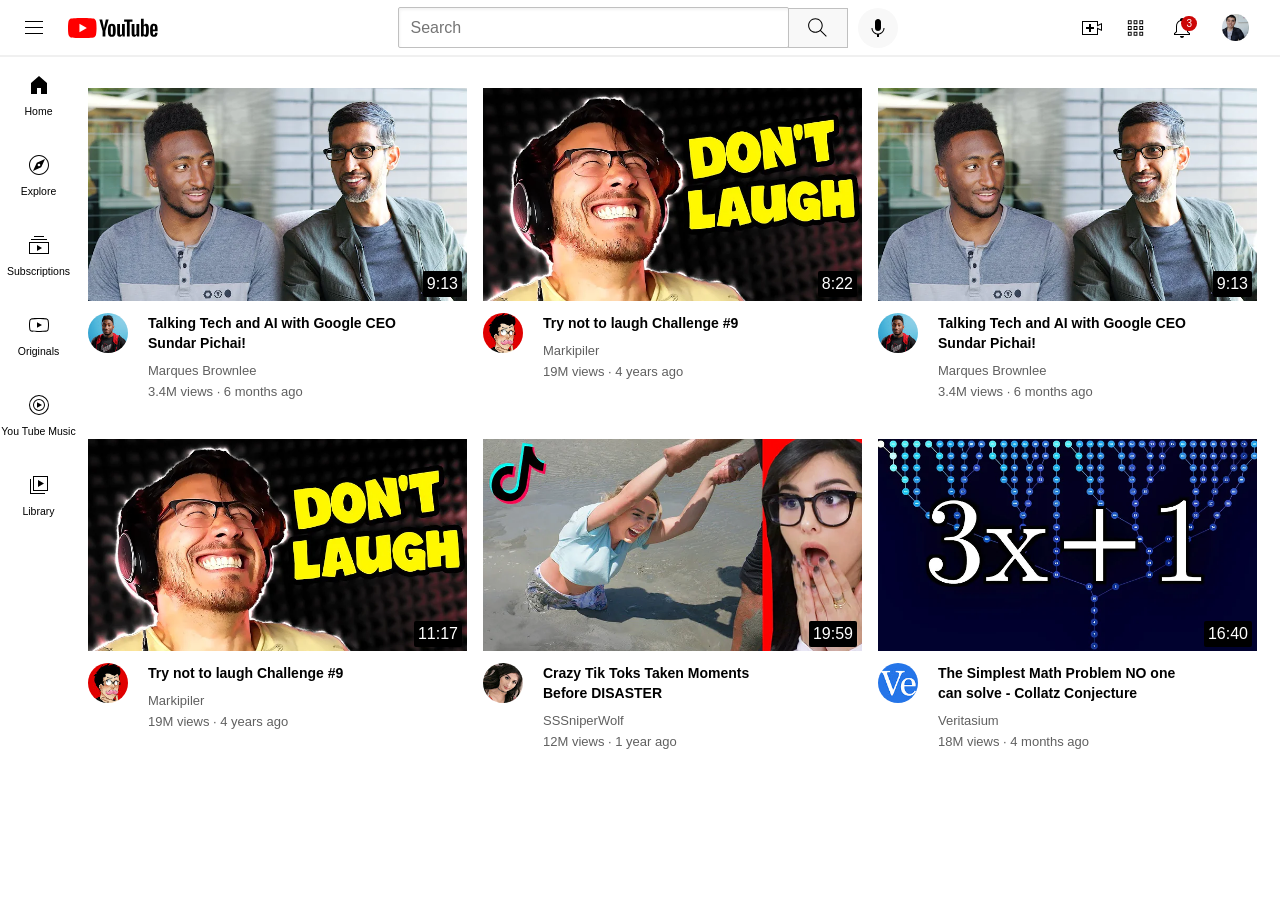
<file: index.html>
<!DOCTYPE html>
<html>
    <head>
        <meta charset="UTF-8">
        <meta name="viewport" content="width=device-width, initial-scale=1.0">
        <title> YouTube.com clone</title>
        <link rel="stylesheet" href="vedio.css">
        <link rel="stylesheet" href="header.css">
        <link rel="stylesheet" href="general.css">
        <link rel="stylesheet" href="sidebar.css">
    </head>
    <body>
        <div class="header">
            <!--helooo-->
            <div class="left">
                <img src="channel-pics/sys1.svg" class="sys1">
                <img src="channel-pics/youtube-logo.svg" class="youtube-logo">
            </div>
            <div class="middle">
                <input class="search-bar" type="text"   placeholder="Search" >
                <button class="search-button">
                    <img src="channel-pics/search.svg" class="search-icon">
                    <div class="tooltip">Search</div>
                </button>
                <button class="voice-button">
                    <img src="channel-pics/voice-search-icon.svg" class="voice-icon">
                    <div class="tooltip">Search with your Voice</div>
                </button>
            </div>
            <div class="right">
                <div class="create">
                    <img src="channel-pics/upload.svg" class="upload-icon">
                    <div class="tooltip">Create</div>
                </div>
                <div class="utubeapps-tool">
                    <img src="channel-pics/youtube-apps.svg" class="utube-apps">
                    <div class="tooltip">You Tube Apps</div>
                </div>
                <div class="notify-icon">
                    <img src="channel-pics/notifications.svg" class="notification">
                    <div class="num">3</div>
                    <div class="tooltip">Notifications</div>
                </div>
                <img src="channel-pics/my-channel.jpeg" class="profile-pic">
            </div>
        </div>
        <div class="sidebar">
            <div class="sidebar-link">
                <img src="channel-pics/home.svg">
                <div>Home</div>
            </div>
            <div class="sidebar-link">
                <img src="channel-pics/explore.svg">
                <div>Explore</div>
            </div>
            <div class="sidebar-link">
                <img src="channel-pics/subscriptions.svg">
                <div>Subscriptions</div>
            </div>
            <div class="sidebar-link">
                <img src="channel-pics/originals.svg">
                <div>Originals</div>
            </div>
            <div class="sidebar-link">
                <img src="channel-pics/youtube-music.svg">
                <div>You Tube Music</div>
            </div>
            <div class="sidebar-link"><img src="channel-pics/library.svg">
                <div>Library</div>
            </div>
        </div>
        <div class="vedio-grid">
            <div class="vedio-preview"> 
                <div class="thumbnail-row">
                    <div class="vedio-time">9:13</div>
                    <img class="thumbnail" src="thumbnails/thumbnail-1.webp"></div>
                <div class="vedio-info-grid">
                <div class="channel-pic">
                    <div><img class="profile" src="channel-pics/channel-1.jpeg"></div>
                </div>
                    <div class="vedio-info">
                        <p class="vedio_title">
                            <strong>Talking Tech and AI with Google CEO Sundar Pichai!</strong>
                        </p>
                        <p class="vedio-author">
                            Marques Brownlee
                        </p>
                        <p class="vedio-stats">
                            3.4M views &#183 6 months ago
                        </p>
                    </div>
                </div>
            </div>
            <div class="vedio-preview"> 
                <div class="thumbnail-row">
                    <div class="vedio-time">8:22</div>
                    <img class="thumbnail" src="thumbnails/thumbnail-2.webp"></div>
                <div class="vedio-info-grid">
                    <div class="channel-pic">
                        <div><img class="profile" src="channel-pics/channel-2.jpeg"></div>
                    </div>
                        <div class="vedio-info">
                            <p class="vedio_title">
                                <strong>Try not to laugh Challenge #9</strong>
                            </p>
                            <p class="vedio-author">
                                Markipiler
                            </p>
                            <p class="vedio-stats">
                                 19M views &#183 4 years ago
                            </p>
                        </div>
                </div>
                
            </div>
            <div class="vedio-preview"> 
                <div class="thumbnail-row">
                    <div class="vedio-time">9:13</div>
                    <img class="thumbnail" src="thumbnails/thumbnail-1.webp"></div>
                <div class="vedio-info-grid">
                <div class="channel-pic">
                    <div><img class="profile" src="channel-pics/channel-1.jpeg"></div>
                </div>
                    <div class="vedio-info">
                        <p class="vedio_title">
                            <strong>Talking Tech and AI with Google CEO Sundar Pichai!</strong>
                        </p>
                        <p class="vedio-author">
                            Marques Brownlee
                        </p>
                        <p class="vedio-stats">
                            3.4M views &#183 6 months ago
                        </p>
                    </div>
                </div>
            </div>
            <div class="vedio-preview"> 
                <div class="thumbnail-row">
                    <div class="vedio-time">11:17</div>
                    <img class="thumbnail" src="thumbnails/thumbnail-2.webp"></div>
                <div class="vedio-info-grid">
                    <div class="channel-pic">
                        <div><img class="profile" src="channel-pics/channel-2.jpeg"></div>
                    </div>
                        <div class="vedio-info">
                            <p class="vedio_title">
                                <strong>Try not to laugh Challenge #9</strong>
                            </p>
                            <p class="vedio-author">
                                Markipiler
                            </p>
                            <p class="vedio-stats">
                                 19M views &#183 4 years ago
                            </p>
                        </div>
                </div>
                
            </div>
            <div class="vedio-preview"> 
                <div class="thumbnail-row">
                    <div class="vedio-time">19:59</div>
                    <img class="thumbnail" src="thumbnails/thumbnail-3.webp"></div>
                <div class="vedio-info-grid">
                <div class="channel-pic">
                    <div><img class="profile" src="channel-pics/channel-3.jpeg"></div>
                </div>
                    <div class="vedio-info">
                        <p class="vedio_title">
                            <strong>Crazy Tik Toks Taken Moments Before DISASTER</strong>
                        </p>
                        <p class="vedio-author">
                            SSSniperWolf
                        </p>
                        <p class="vedio-stats">
                            12M views &#183 1 year ago
                        </p>
                    </div>
                </div>
            </div>
            <div class="vedio-preview"> 
                <div class="thumbnail-row">
                    <div class="vedio-time">16:40</div>
                    <img class="thumbnail" src="thumbnails/thumbnail-4.webp"></div>
                <div class="vedio-info-grid">
                    <div class="channel-pic">
                        <div><img class="profile" src="channel-pics/channel-4.jpeg"></div>
                    </div>
                        <div class="vedio-info">
                            <p class="vedio_title">
                                <strong>The Simplest Math Problem NO one can solve - Collatz Conjecture</strong>
                            </p>
                            <p class="vedio-author">
                                Veritasium
                            </p>
                            <p class="vedio-stats">
                                 18M views &#183 4 months ago
                            </p>
                        </div>
                </div>
                
            </div>
        </div>
    </body>
</html>
</file>
<file: vedio.css>
.thumbnail
            {
                width:100%;
            }
            .vedio_title
            {
                width:250px;
                font-size: 14px;
                margin-top: 0px;
                margin-left: 10px;
                line-height: 20px;
                margin-bottom: 10px;
            }
            .vedio-author{
                margin-bottom: 6px;
            }
            .vedio-info-grid
            {
                display:grid;
                grid-template-columns: 50px 1fr;

            }
            .profile
            {
                border-radius: 40px;
                width: 40px;
            }
            .vedio-grid
            {
                display: grid;
                grid-template-columns:1fr 1fr;
                column-gap: 16px;
                row-gap: 40px;
            }
            @media (max-width:750px)
            {
                .vedio-grid{
                    grid-template-columns: 1fr;
                }
            }
            @media (min-width:751px) and (max-width:999px)
            {
                .vedio-grid{
                    grid-template-columns:1fr 1fr;
                }
            }
            @media (min-width:1000px) {
                .vedio-grid{
                    grid-template-columns: 1fr 1fr 1fr;
                }
            }
            .thumbnail-row
            {
                margin-bottom: 8px;
                position:relative;
            }
            .vedio-time
            {
                background-color: black;
                color: white;
                position: absolute;
                bottom: 8px;
                right:5px;
                font-weight:500;
                padding: 4px;
                border-radius: 2px;
                
            }
            .vedio-author,.vedio-stats
            {
                font-size:13px ;
                color: rgb(96,96,96);
                margin-left: 10px;
            }
</file>
<file: header.css>
.header{
  height: 55px;
  display:flex;
  flex-direction: row;
  justify-content: space-between;
  position: fixed;
  top:0;
  right: 0;
  left: 0;
  border-bottom-width: 2px;
  border-bottom-style: solid;
  border-bottom-color:rgb(240,240,240);
  background-color: white;
  z-index: 100;
  cursor: pointer;
}
.right{
  width:200px;
  display: flex;
  align-items: center;
  flex-shrink: 0;
}
.left
{
  width: 180px;
  display: flex;
  align-items: center;
}
.middle
{
  flex:1;
  margin-left: 70px;
  margin-right: 35px;
  max-width: 500px;
  display: flex;
  align-items: center;
}

.youtube-logo
{
  height: 20px;
  
}
.sys1
{
  height: 24px;
  padding-right: 22px;
  padding-left: 22px;
}
.search-bar
{
  flex:1;
  height: 37px;
  border-width: 1px;
  border-color: rgb(192,192,192);
  border-style: solid;
  font-size: 16px;
  border-radius: 2px;
  box-shadow: inset 1px 2px 3px rgba(0,0,0,0.05);
  width: 0;
}
.search-bar::placeholder{
  padding-left: 10px;
  font-size: 16px;
}
.search-icon
{
  height: 25px;

}
.search-button
{
  height: 40px;
  width: 60px;
  border-width: 1px;
  border-color: rgb(192,192,192);
  border-style: solid;
  background-color: rgb(248,248,248);
  margin-left: -1px;
  margin-right: 10px;
}
.search-button,.voice-button,.create,
.utubeapps-tool,.notify-icon{
  position: relative;
  display: flex;
  justify-content: center;
  align-items: center;
}
.tooltip
{
  background-color: rgba(11, 11, 11, 0.5);
  color: white;
  padding-left: 5px;
  padding-right: 5px;
  padding-top: 10px;
  padding-bottom: 8px;
  border-radius: 2px;
  font-size: 12px;
  position: absolute;
  bottom:-40px;
  opacity: 0;
  transition: opacity 0.15s;
  pointer-events: none;
  white-space: nowrap;
}
.search-button:hover .tooltip,
.voice-button:hover .tooltip,
.create:hover .tooltip,
.utubeapps-tool:hover .tooltip,
.notify-icon:hover .tooltip{
  opacity: 1;
}
.voice-button
{
  height: 40px;
  width: 40px;
  border-radius: 20px;
  border:none;
  background-color: rgb(248,248,248);

}
.voice-icon
{
  height: 24px;
}
.upload-icon
{
  height: 24px;
  width:24px;
  margin-right: 20px;
}
.utube-apps
{
  height: 26px;
  width: 23px;
  margin-right: 20px;
}
.notification
{
  height: 24px;
  width: 30px;
}
.profile-pic
{
  margin-left: 25px;
  height: 27px;
}
.notify-icon
{
  position: relative;
}
.num
{
  position: absolute;
  background-color: rgb(204, 7, 7);
  color: white;
  top: 0px;
  font-size: 10px;
  padding-left: 5px;
  padding-right: 5px;
  padding-top: 2px;
  padding-bottom: 2px;
  border-radius: 10px;
  right: 0px;
}
</file>
<file: general.css>
p
    {
    margin-top: 0px;
    margin-bottom: 0px;
    }
body{
    padding-top: 80px;
    padding-left: 80px;
    font-family: Roboto, Arial;
    padding-right: 15px;
}
</file>
<file: sidebar.css>
.sidebar{
  position: fixed;
  left:0;
  top:55px;
  bottom: 0;
  width: 77px;
  background-color:white;
  cursor: pointer;
  z-index: 200px;
}
.sidebar-link{
  height: 80px;
  display: flex;
  align-items: center;
  justify-content: center;
  flex-direction: column;
  
}
.sidebar-link:hover
{
  background-color: rgb(230, 235, 235);
}
.sidebar-link img{
  width:24px;
  margin-bottom: 8px;
}
.sidebar-link div{
  font-size: 10.5px;
}
</file>
<file: YouTube-Clone/vedio.css>
.thumbnail
            {
                width:100%;
            }
            .vedio_title
            {
                width:250px;
                font-size: 14px;
                margin-top: 0px;
                margin-left: 10px;
                line-height: 20px;
                margin-bottom: 10px;
            }
            .vedio-author{
                margin-bottom: 6px;
            }
            .vedio-info-grid
            {
                display:grid;
                grid-template-columns: 50px 1fr;

            }
            .profile
            {
                border-radius: 40px;
                width: 40px;
            }
            .vedio-grid
            {
                display: grid;
                grid-template-columns:1fr 1fr;
                column-gap: 16px;
                row-gap: 40px;
            }
            @media (max-width:750px)
            {
                .vedio-grid{
                    grid-template-columns: 1fr;
                }
            }
            @media (min-width:751px) and (max-width:999px)
            {
                .vedio-grid{
                    grid-template-columns:1fr 1fr;
                }
            }
            @media (min-width:1000px) {
                .vedio-grid{
                    grid-template-columns: 1fr 1fr 1fr;
                }
            }
            .thumbnail-row
            {
                margin-bottom: 8px;
                position:relative;
            }
            .vedio-time
            {
                background-color: black;
                color: white;
                position: absolute;
                bottom: 8px;
                right:5px;
                font-weight:500;
                padding: 4px;
                border-radius: 2px;
                
            }
            .vedio-author,.vedio-stats
            {
                font-size:13px ;
                color: rgb(96,96,96);
                margin-left: 10px;
            }
</file>
<file: YouTube-Clone/header.css>
.header{
  height: 55px;
  display:flex;
  flex-direction: row;
  justify-content: space-between;
  position: fixed;
  top:0;
  right: 0;
  left: 0;
  border-bottom-width: 2px;
  border-bottom-style: solid;
  border-bottom-color:rgb(240,240,240);
  background-color: white;
  z-index: 100;
  cursor: pointer;
}
.right{
  width:200px;
  display: flex;
  align-items: center;
  flex-shrink: 0;
}
.left
{
  width: 180px;
  display: flex;
  align-items: center;
}
.middle
{
  flex:1;
  margin-left: 70px;
  margin-right: 35px;
  max-width: 500px;
  display: flex;
  align-items: center;
}

.youtube-logo
{
  height: 20px;
  
}
.sys1
{
  height: 24px;
  padding-right: 22px;
  padding-left: 22px;
}
.search-bar
{
  flex:1;
  height: 37px;
  border-width: 1px;
  border-color: rgb(192,192,192);
  border-style: solid;
  font-size: 16px;
  border-radius: 2px;
  box-shadow: inset 1px 2px 3px rgba(0,0,0,0.05);
  width: 0;
}
.search-bar::placeholder{
  padding-left: 10px;
  font-size: 16px;
}
.search-icon
{
  height: 25px;

}
.search-button
{
  height: 40px;
  width: 60px;
  border-width: 1px;
  border-color: rgb(192,192,192);
  border-style: solid;
  background-color: rgb(248,248,248);
  margin-left: -1px;
  margin-right: 10px;
}
.search-button,.voice-button,.create,
.utubeapps-tool,.notify-icon{
  position: relative;
  display: flex;
  justify-content: center;
  align-items: center;
}
.tooltip
{
  background-color: rgba(11, 11, 11, 0.5);
  color: white;
  padding-left: 5px;
  padding-right: 5px;
  padding-top: 10px;
  padding-bottom: 8px;
  border-radius: 2px;
  font-size: 12px;
  position: absolute;
  bottom:-40px;
  opacity: 0;
  transition: opacity 0.15s;
  pointer-events: none;
  white-space: nowrap;
}
.search-button:hover .tooltip,
.voice-button:hover .tooltip,
.create:hover .tooltip,
.utubeapps-tool:hover .tooltip,
.notify-icon:hover .tooltip{
  opacity: 1;
}
.voice-button
{
  height: 40px;
  width: 40px;
  border-radius: 20px;
  border:none;
  background-color: rgb(248,248,248);

}
.voice-icon
{
  height: 24px;
}
.upload-icon
{
  height: 24px;
  width:24px;
  margin-right: 20px;
}
.utube-apps
{
  height: 26px;
  width: 23px;
  margin-right: 20px;
}
.notification
{
  height: 24px;
  width: 30px;
}
.profile-pic
{
  margin-left: 25px;
  height: 27px;
}
.notify-icon
{
  position: relative;
}
.num
{
  position: absolute;
  background-color: rgb(204, 7, 7);
  color: white;
  top: 0px;
  font-size: 10px;
  padding-left: 5px;
  padding-right: 5px;
  padding-top: 2px;
  padding-bottom: 2px;
  border-radius: 10px;
  right: 0px;
}
</file>
<file: YouTube-Clone/general.css>
p
    {
    margin-top: 0px;
    margin-bottom: 0px;
    }
body{
    padding-top: 80px;
    padding-left: 80px;
    font-family: Roboto, Arial;
    padding-right: 15px;
}
</file>
<file: YouTube-Clone/sidebar.css>
.sidebar{
  position: fixed;
  left:0;
  top:55px;
  bottom: 0;
  width: 77px;
  background-color:white;
  cursor: pointer;
  z-index: 200px;
}
.sidebar-link{
  height: 80px;
  display: flex;
  align-items: center;
  justify-content: center;
  flex-direction: column;
  
}
.sidebar-link:hover
{
  background-color: rgb(230, 235, 235);
}
.sidebar-link img{
  width:24px;
  margin-bottom: 8px;
}
.sidebar-link div{
  font-size: 10.5px;
}
</file>
